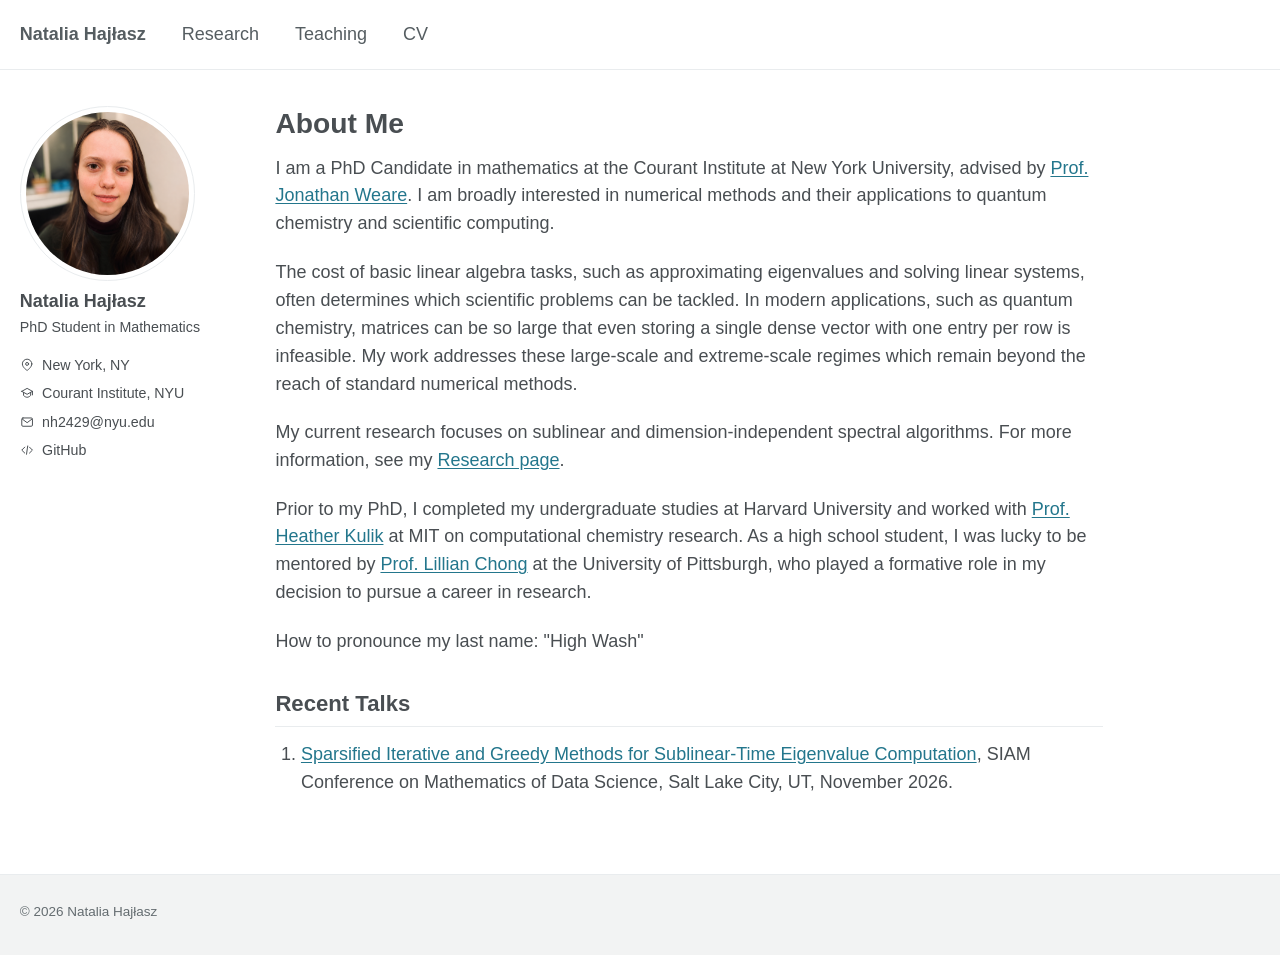
<file: index.html>
<!doctype html>
<html lang="en">
<head>
  <meta charset="utf-8">
  <meta name="viewport" content="width=device-width, initial-scale=1">
  <meta name="description" content="Natalia Hajłasz is a mathematics PhD student at NYU Courant working on numerical linear algebra and scientific computing.">
  <title>About Me | Natalia Hajłasz</title>
  <link rel="stylesheet" href="styles.css">
  <link rel="icon" href="profile.svg" type="image/svg+xml">
</head>
<body>
  <a class="skip-link" href="#content">Skip to content</a>
  <header class="masthead">
    <nav class="wrap" aria-label="Main navigation">
      <a href="index.html" class="site-name" aria-current="page">Natalia Hajłasz</a>
      <a href="research.html">Research</a>
      <a href="teaching.html">Teaching</a>
      <a href="cv.html">CV</a>
    </nav>
  </header>

  <div class="layout wrap">
    <aside class="profile" aria-label="Profile">
      <img class="profile-photo" src="profile.png" alt="Portrait of Natalia Hajłasz" width="175" height="175">
      <div>
        <p class="profile-name">Natalia Hajłasz</p>
        <p class="profile-role">PhD Student in Mathematics</p>
      </div>
      <details class="profile-details" open>
        <summary>Contact</summary>
        <ul class="profile-links">
          <li><svg viewBox="0 0 24 24" aria-hidden="true"><path d="M20 10c0 6-8 11-8 11s-8-5-8-11a8 8 0 1 1 16 0Z"/><circle cx="12" cy="10" r="2.5"/></svg><span>New York, NY</span></li>
          <li><svg viewBox="0 0 24 24" aria-hidden="true"><path d="m3 9 9-5 9 5-9 5-9-5Zm3 2v5c2 2 4 3 6 3s4-1 6-3v-5m3-2v6"/></svg><a href="https://cims.nyu.edu/">Courant Institute, NYU</a></li>
          <li><svg viewBox="0 0 24 24" aria-hidden="true"><rect x="3" y="5" width="18" height="14" rx="2"/><path d="m4 7 8 6 8-6"/></svg><a href="mailto:nh2429@nyu.edu">nh2429@nyu.edu</a></li>
          <li><svg viewBox="0 0 24 24" aria-hidden="true"><path d="m8 7-5 5 5 5m8-10 5 5-5 5m-3-12-2 14"/></svg><a href="https://github.com/hajlasz">GitHub</a></li>
        </ul>
      </details>
      <script>
        const desktop = window.matchMedia("(min-width: 900px)");
        const contact = document.querySelector(".profile-details");
        contact.open = desktop.matches;
        desktop.addEventListener("change", ({ matches }) => { contact.open = matches; });
      </script>
    </aside>

    <main class="content" id="content" tabindex="-1">
      <h1>About Me</h1>
      <p>I am a PhD Candidate in mathematics at the Courant Institute at New York University, advised by <a href="https://cims.nyu.edu/~weare/">Prof. Jonathan Weare</a>. I am broadly interested in numerical methods and their applications to quantum chemistry and scientific computing.</p>

      <p>The cost of basic linear algebra tasks, such as approximating eigenvalues and solving linear systems, often determines which scientific problems can be tackled. In modern applications, such as quantum chemistry, matrices can be so large that even storing a single dense vector with one entry per row is infeasible. My work addresses these large-scale and extreme-scale regimes which remain beyond the reach of standard numerical methods.</p>
      
      <p>My current research focuses on sublinear and dimension-independent spectral algorithms. For more information, see my <a href="research.html">Research page</a>.</p>

      <p>Prior to my PhD, I completed my undergraduate studies at Harvard University and worked with <a href="https://chemistry.mit.edu/profile/heather-j-kulik/">Prof. Heather Kulik</a> at MIT on computational chemistry research. As a high school student, I was lucky to be mentored by <a href="https://chonglab-pitt.github.io/">Prof. Lillian Chong</a> at the University of Pittsburgh, who played a formative role in my decision to pursue a career in research.</p>

      <p> How to pronounce my last name: "High Wash"</p>

      <h2>Recent Talks</h2>
      <ol>
        <li><a href="https://meetings.siam.org/sess/dsp_programsess.cfm?SESSIONCODE=89368">Sparsified Iterative and Greedy Methods for Sublinear-Time Eigenvalue Computation</a>, SIAM Conference on Mathematics of Data Science, Salt Lake City, UT, November 2026.</li>
      </ol>
    </main>
  </div>

  <footer class="footer">
    <div class="wrap"><p>© 2026 Natalia Hajłasz</p></div>
  </footer>
</body>
</html>
</file>
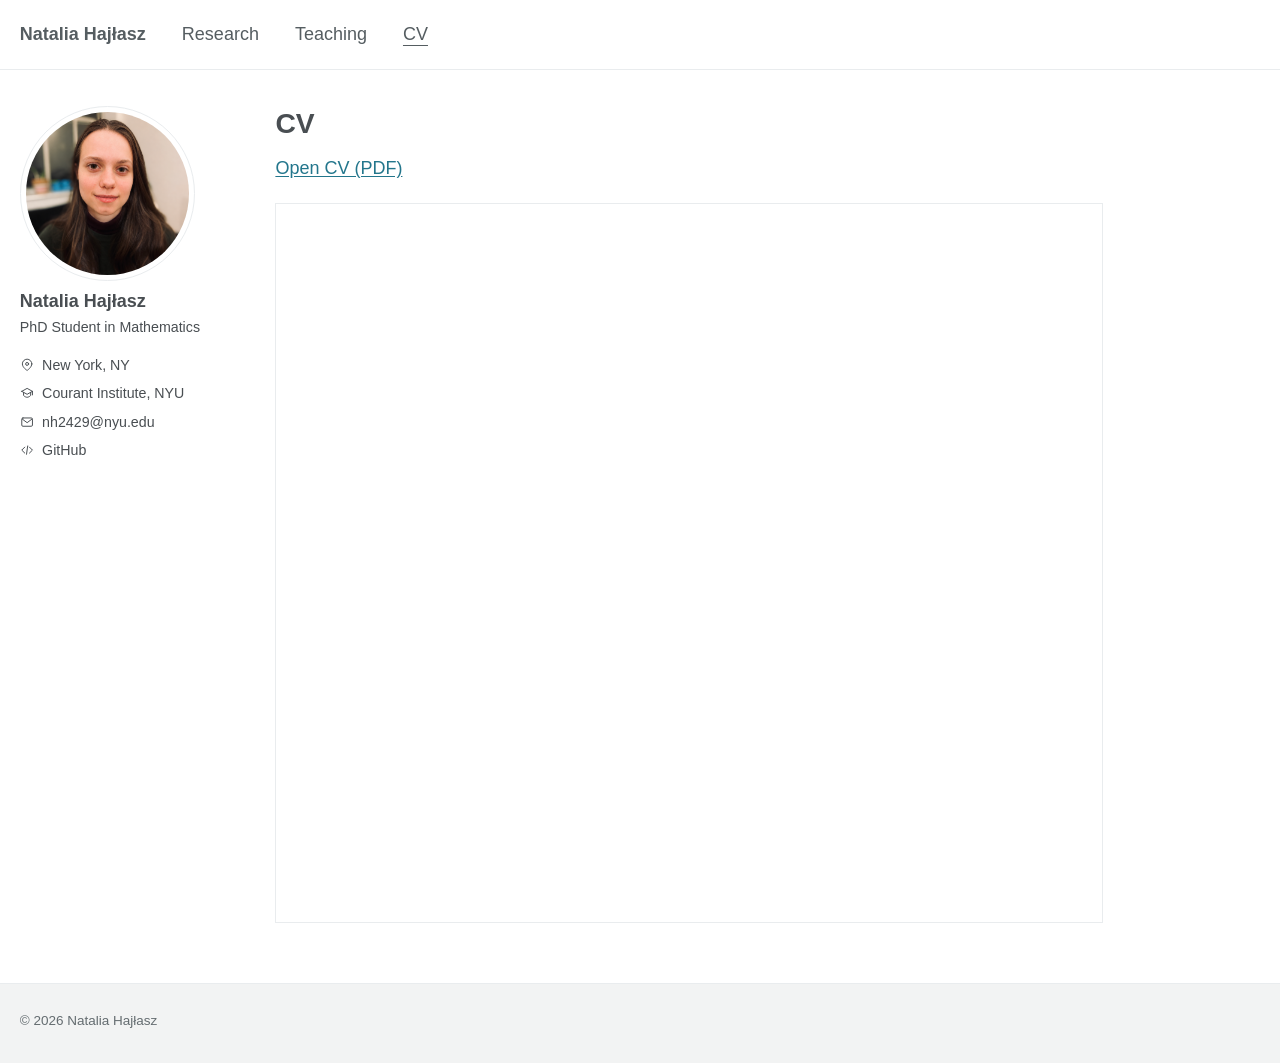
<file: cv.html>
<!doctype html>
<html lang="en">
<head>
  <meta charset="utf-8">
  <meta name="viewport" content="width=device-width, initial-scale=1">
  <meta name="description" content="Education, awards, research, and teaching highlights for Natalia Hajłasz.">
  <title>CV | Natalia Hajłasz</title>
  <link rel="stylesheet" href="styles.css">
  <link rel="icon" href="profile.svg" type="image/svg+xml">
</head>
<body>
  <a class="skip-link" href="#content">Skip to content</a>
  <header class="masthead">
    <nav class="wrap" aria-label="Main navigation">
      <a href="index.html" class="site-name">Natalia Hajłasz</a>
      <a href="research.html">Research</a>
      <a href="teaching.html">Teaching</a>
      <a href="cv.html" aria-current="page">CV</a>
    </nav>
  </header>

  <div class="layout wrap">
    <aside class="profile" aria-label="Profile">
      <img class="profile-photo" src="profile.png" alt="Portrait of Natalia Hajłasz" width="175" height="175">
      <div>
        <p class="profile-name">Natalia Hajłasz</p>
        <p class="profile-role">PhD Student in Mathematics</p>
      </div>
      <details class="profile-details" open>
        <summary>Contact</summary>
        <ul class="profile-links">
          <li><svg viewBox="0 0 24 24" aria-hidden="true"><path d="M20 10c0 6-8 11-8 11s-8-5-8-11a8 8 0 1 1 16 0Z"/><circle cx="12" cy="10" r="2.5"/></svg><span>New York, NY</span></li>
          <li><svg viewBox="0 0 24 24" aria-hidden="true"><path d="m3 9 9-5 9 5-9 5-9-5Zm3 2v5c2 2 4 3 6 3s4-1 6-3v-5m3-2v6"/></svg><a href="https://cims.nyu.edu/">Courant Institute, NYU</a></li>
          <li><svg viewBox="0 0 24 24" aria-hidden="true"><rect x="3" y="5" width="18" height="14" rx="2"/><path d="m4 7 8 6 8-6"/></svg><a href="mailto:nh2429@nyu.edu">nh2429@nyu.edu</a></li>
          <li><svg viewBox="0 0 24 24" aria-hidden="true"><path d="m8 7-5 5 5 5m8-10 5 5-5 5m-3-12-2 14"/></svg><a href="https://github.com/hajlasz">GitHub</a></li>
        </ul>
      </details>
      <script>
        const desktop = window.matchMedia("(min-width: 900px)");
        const contact = document.querySelector(".profile-details");
        contact.open = desktop.matches;
        desktop.addEventListener("change", ({ matches }) => { contact.open = matches; });
      </script>
    </aside>

    <main class="content" id="content" tabindex="-1">
      <h1>CV</h1>
      <p><a href="Natalia_Hajlasz_CV.pdf?v=5c7ca0ab">Open CV (PDF)</a></p>
      <iframe class="cv-pdf" src="Natalia_Hajlasz_CV.pdf?v=5c7ca0ab#view=FitH" title="Curriculum vitae of Natalia Hajlasz" style="display: block; width: 100%; height: clamp(28rem, 80vh, 65rem);"></iframe>
    </main>
  </div>

  <footer class="footer">
    <div class="wrap"><p>© 2026 Natalia Hajłasz</p></div>
  </footer>
</body>
</html>
</file>
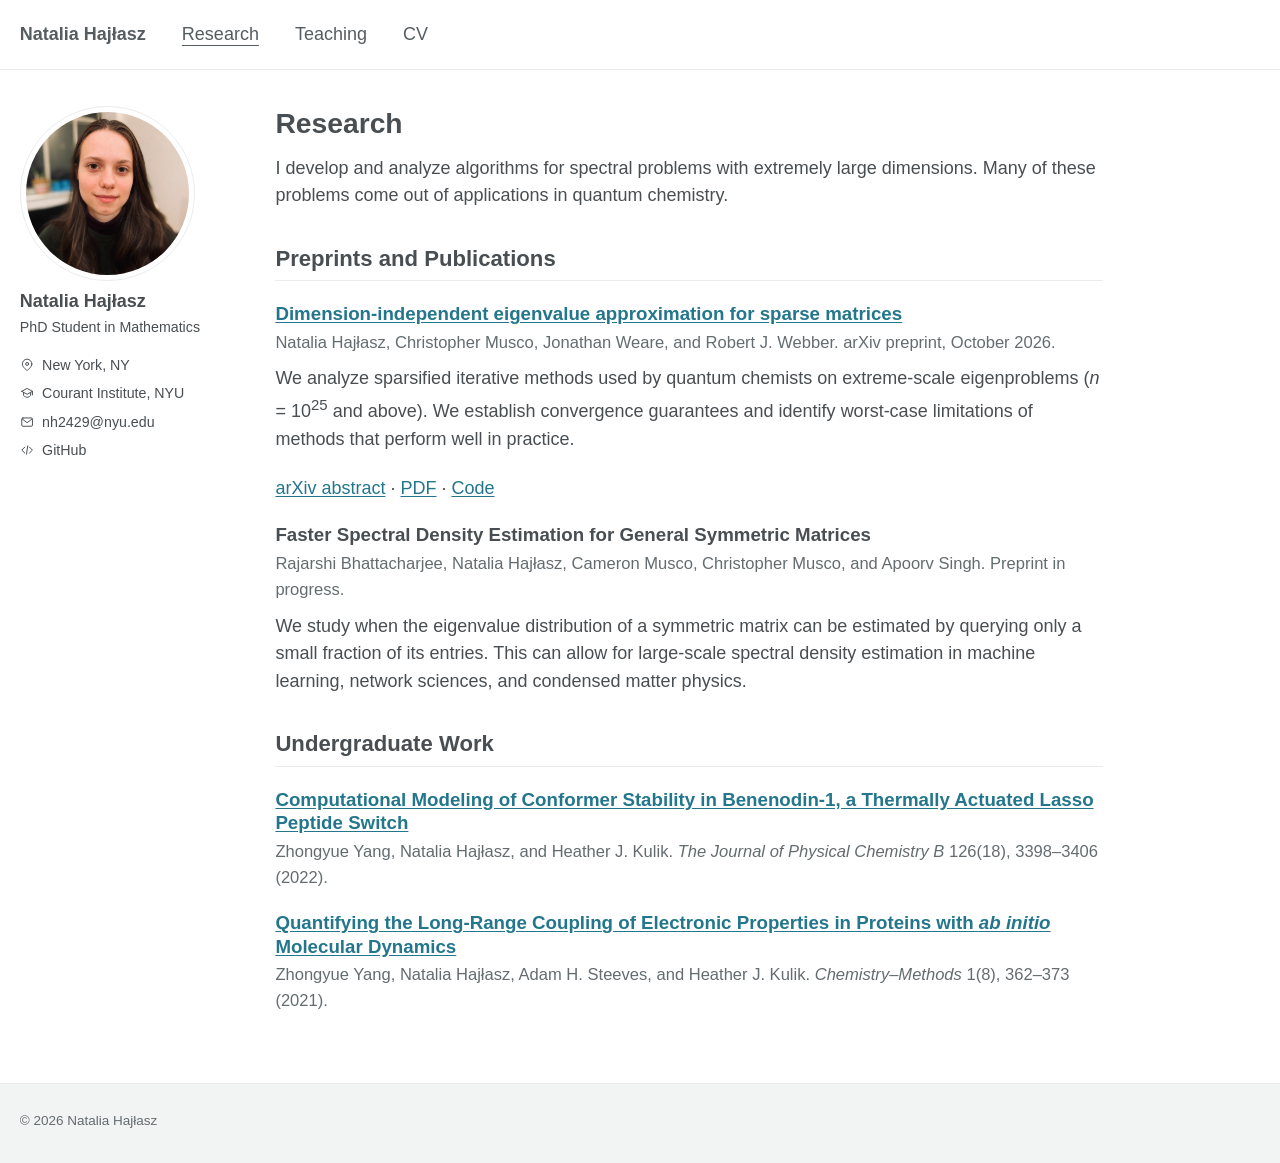
<file: research.html>
<!doctype html>
<html lang="en">
<head>
  <meta charset="utf-8">
  <meta name="viewport" content="width=device-width, initial-scale=1">
  <meta name="description" content="Research by Natalia Hajłasz on sparse eigenvalue methods, spectral density estimation, and large-scale numerical linear algebra.">
  <title>Research | Natalia Hajłasz</title>
  <link rel="stylesheet" href="styles.css">
  <link rel="icon" href="profile.svg" type="image/svg+xml">
</head>
<body>
  <a class="skip-link" href="#content">Skip to content</a>
  <header class="masthead">
    <nav class="wrap" aria-label="Main navigation">
      <a href="index.html" class="site-name">Natalia Hajłasz</a>
      <a href="research.html" aria-current="page">Research</a>
      <a href="teaching.html">Teaching</a>
      <a href="cv.html">CV</a>
    </nav>
  </header>

  <div class="layout wrap">
    <aside class="profile" aria-label="Profile">
      <img class="profile-photo" src="profile.png" alt="Portrait of Natalia Hajłasz" width="175" height="175">
      <div>
        <p class="profile-name">Natalia Hajłasz</p>
        <p class="profile-role">PhD Student in Mathematics</p>
      </div>
      <details class="profile-details" open>
        <summary>Contact</summary>
        <ul class="profile-links">
          <li><svg viewBox="0 0 24 24" aria-hidden="true"><path d="M20 10c0 6-8 11-8 11s-8-5-8-11a8 8 0 1 1 16 0Z"/><circle cx="12" cy="10" r="2.5"/></svg><span>New York, NY</span></li>
          <li><svg viewBox="0 0 24 24" aria-hidden="true"><path d="m3 9 9-5 9 5-9 5-9-5Zm3 2v5c2 2 4 3 6 3s4-1 6-3v-5m3-2v6"/></svg><a href="https://cims.nyu.edu/">Courant Institute, NYU</a></li>
          <li><svg viewBox="0 0 24 24" aria-hidden="true"><rect x="3" y="5" width="18" height="14" rx="2"/><path d="m4 7 8 6 8-6"/></svg><a href="mailto:nh2429@nyu.edu">nh2429@nyu.edu</a></li>
          <li><svg viewBox="0 0 24 24" aria-hidden="true"><path d="m8 7-5 5 5 5m8-10 5 5-5 5m-3-12-2 14"/></svg><a href="https://github.com/hajlasz">GitHub</a></li>
        </ul>
      </details>
      <script>
        const desktop = window.matchMedia("(min-width: 900px)");
        const contact = document.querySelector(".profile-details");
        contact.open = desktop.matches;
        desktop.addEventListener("change", ({ matches }) => { contact.open = matches; });
      </script>
    </aside>

    <main class="content" id="content" tabindex="-1">
      <h1>Research</h1>
      <p>I develop and analyze algorithms for spectral problems with extremely large dimensions. Many of these problems come out of applications in quantum chemistry.</p>

      <h2>Preprints and Publications</h2>
      <h3><a href="https://arxiv.org/abs/2610.14620">Dimension-independent eigenvalue approximation for sparse matrices</a></h3>
      <p class="citation">Natalia Hajłasz, Christopher Musco, Jonathan Weare, and Robert J. Webber. arXiv preprint, October 2026.</p>
      <p>We analyze sparsified iterative methods used by quantum chemists on extreme-scale eigenproblems (<i>n</i> = 10<sup>25</sup> and above). We establish convergence guarantees and identify worst-case limitations of methods that perform well in practice.</p>
      <p><a href="https://arxiv.org/abs/2610.14620">arXiv abstract</a> · <a href="https://arxiv.org/pdf/2610.14620">PDF</a> · <a href="https://github.com/hajlasz/greedysparse">Code</a></p>

      <h3>Faster Spectral Density Estimation for General Symmetric Matrices</h3>
      <p class="citation">Rajarshi Bhattacharjee, Natalia Hajłasz, Cameron Musco, Christopher Musco, and Apoorv Singh. Preprint in progress.</p>
      <p>We study when the eigenvalue distribution of a symmetric matrix can be estimated by querying only a small fraction of its entries. This can allow for large-scale spectral density estimation in machine learning, network sciences, and condensed matter physics.</p>

      <h2>Undergraduate Work</h2>
      <h3><a href="https://doi.org/10.1021/acs.jpcb.2c00762">Computational Modeling of Conformer Stability in Benenodin-1, a Thermally Actuated Lasso Peptide Switch</a></h3>
      <p class="citation">Zhongyue Yang, Natalia Hajłasz, and Heather J. Kulik. <cite>The Journal of Physical Chemistry B</cite> 126(18), 3398–3406 (2022).</p>

      <h3><a href="https://doi.org/10.1002/cmtd.202100012">Quantifying the Long-Range Coupling of Electronic Properties in Proteins with <i>ab initio</i> Molecular Dynamics</a></h3>
      <p class="citation">Zhongyue Yang, Natalia Hajłasz, Adam H. Steeves, and Heather J. Kulik. <cite>Chemistry–Methods</cite> 1(8), 362–373 (2021).</p>
    </main>
  </div>

  <footer class="footer">
    <div class="wrap"><p>© 2026 Natalia Hajłasz</p></div>
  </footer>
</body>
</html>
</file>
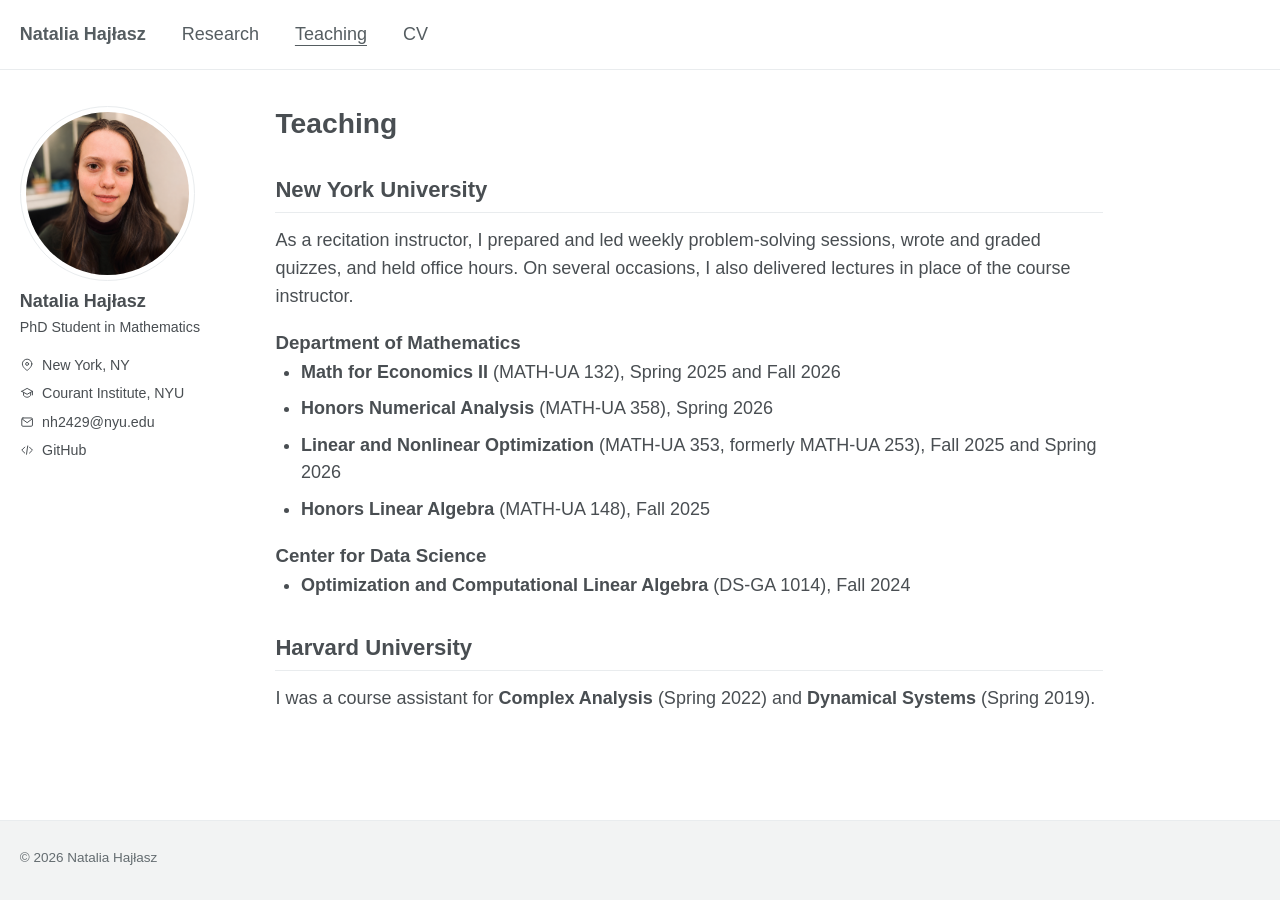
<file: teaching.html>
<!doctype html>
<html lang="en">
<head>
  <meta charset="utf-8">
  <meta name="viewport" content="width=device-width, initial-scale=1">
  <meta name="description" content="Selected teaching by Natalia Hajłasz at NYU and Harvard.">
  <title>Teaching | Natalia Hajłasz</title>
  <link rel="stylesheet" href="styles.css">
  <link rel="icon" href="profile.svg" type="image/svg+xml">
</head>
<body>
  <a class="skip-link" href="#content">Skip to content</a>
  <header class="masthead">
    <nav class="wrap" aria-label="Main navigation">
      <a href="index.html" class="site-name">Natalia Hajłasz</a>
      <a href="research.html">Research</a>
      <a href="teaching.html" aria-current="page">Teaching</a>
      <a href="cv.html">CV</a>
    </nav>
  </header>

  <div class="layout wrap">
    <aside class="profile" aria-label="Profile">
      <img class="profile-photo" src="profile.png" alt="Portrait of Natalia Hajłasz" width="175" height="175">
      <div>
        <p class="profile-name">Natalia Hajłasz</p>
        <p class="profile-role">PhD Student in Mathematics</p>
      </div>
      <details class="profile-details" open>
        <summary>Contact</summary>
        <ul class="profile-links">
          <li><svg viewBox="0 0 24 24" aria-hidden="true"><path d="M20 10c0 6-8 11-8 11s-8-5-8-11a8 8 0 1 1 16 0Z"/><circle cx="12" cy="10" r="2.5"/></svg><span>New York, NY</span></li>
          <li><svg viewBox="0 0 24 24" aria-hidden="true"><path d="m3 9 9-5 9 5-9 5-9-5Zm3 2v5c2 2 4 3 6 3s4-1 6-3v-5m3-2v6"/></svg><a href="https://cims.nyu.edu/">Courant Institute, NYU</a></li>
          <li><svg viewBox="0 0 24 24" aria-hidden="true"><rect x="3" y="5" width="18" height="14" rx="2"/><path d="m4 7 8 6 8-6"/></svg><a href="mailto:nh2429@nyu.edu">nh2429@nyu.edu</a></li>
          <li><svg viewBox="0 0 24 24" aria-hidden="true"><path d="m8 7-5 5 5 5m8-10 5 5-5 5m-3-12-2 14"/></svg><a href="https://github.com/hajlasz">GitHub</a></li>
        </ul>
      </details>
      <script>
        const desktop = window.matchMedia("(min-width: 900px)");
        const contact = document.querySelector(".profile-details");
        contact.open = desktop.matches;
        desktop.addEventListener("change", ({ matches }) => { contact.open = matches; });
      </script>
    </aside>

    <main class="content" id="content" tabindex="-1">
      <h1>Teaching</h1>
      <h2>New York University</h2>
      <p>As a recitation instructor, I prepared and led weekly problem-solving sessions, wrote and graded quizzes, and held office hours. On several occasions, I also delivered lectures in place of the course instructor.</p>

      <h3>Department of Mathematics</h3>
      <ul>
        <li><strong>Math for Economics II</strong> (MATH-UA 132), Spring 2025 and Fall 2026</li>
        <li><strong>Honors Numerical Analysis</strong> (MATH-UA 358), Spring 2026</li>
        <li><strong>Linear and Nonlinear Optimization</strong> (MATH-UA 353, formerly MATH-UA 253), Fall 2025 and Spring 2026</li>
        <li><strong>Honors Linear Algebra</strong> (MATH-UA 148), Fall 2025</li>
      </ul>

      <h3>Center for Data Science</h3>
      <ul>
        <li><strong>Optimization and Computational Linear Algebra</strong> (DS-GA 1014), Fall 2024</li>
      </ul>

      <h2>Harvard University</h2>
      <p>I was a course assistant for <strong>Complex Analysis</strong> (Spring 2022) and <strong>Dynamical Systems</strong> (Spring 2019).</p>
    </main>
  </div>

  <footer class="footer">
    <div class="wrap"><p>© 2026 Natalia Hajłasz</p></div>
  </footer>
</body>
</html>
</file>
<file: styles.css>
:root {
  color-scheme: light;
  font-family: -apple-system, BlinkMacSystemFont, "Segoe UI", Roboto, Helvetica, Arial, sans-serif;
  font-size: 18px;
  line-height: 1.55;
  color: #494e52;
  background: #fff;
  --muted: #646c70;
  --rule: #e9ecee;
  --link: #23768c;
}

*, *::before, *::after { box-sizing: border-box; }

body {
  margin: 0;
  min-height: 100vh;
  display: flex;
  flex-direction: column;
}

a { color: var(--link); text-underline-offset: 0.13em; }
a:hover { color: #154b5a; }
:focus-visible { outline: 2px solid var(--link); outline-offset: 4px; }

.wrap {
  width: min(100%, 1280px);
  margin-inline: auto;
  padding-inline: 1.1rem;
}

.skip-link {
  position: fixed;
  top: 0.5rem;
  left: 0.5rem;
  z-index: 2;
  padding: 0.45rem 0.8rem;
  background: white;
  transform: translateY(-160%);
}

.skip-link:focus { transform: none; }

.masthead { border-bottom: 1px solid var(--rule); }

.masthead nav {
  min-height: 3.85rem;
  display: flex;
  align-items: center;
  flex-wrap: wrap;
  column-gap: 2rem;
  row-gap: 0.3rem;
  padding-block: 0.9rem;
}

.masthead a {
  color: #555d61;
  text-decoration: none;
}

.masthead a:hover,
.masthead a[aria-current="page"]:not(.site-name) {
  text-decoration: underline;
  text-underline-offset: 0.3em;
}

.site-name { font-weight: 700; }

.layout {
  display: grid;
  grid-template-columns: 11rem minmax(0, 1fr);
  gap: clamp(2rem, 4.5vw, 4rem);
  align-items: start;
  flex: 1;
  padding-top: 2rem;
  padding-bottom: 3.3rem;
}

.profile { font-size: 0.79rem; }

.profile-photo {
  display: block;
  width: 175px;
  max-width: 100%;
  height: auto;
  aspect-ratio: 1;
  padding: 5px;
  border: 1px solid var(--rule);
  border-radius: 50%;
  object-fit: cover;
}

.profile-name {
  margin: 0.55rem 0 0.2rem;
  font-size: 1rem;
  line-height: 1.2;
  font-weight: 700;
}

.profile-role { margin: 0; }

.profile-details { margin-top: 0.85rem; }
.profile-details summary { display: none; }

.profile-links {
  display: grid;
  gap: 0.36rem;
  padding: 0;
  margin: 0;
  list-style: none;
}

.profile-links li {
  display: flex;
  align-items: baseline;
  gap: 0.45rem;
}

.profile-links a { color: inherit; text-decoration: none; }
.profile-links a:hover { text-decoration: underline; }

.profile-links svg {
  width: 1em;
  height: 1em;
  flex: none;
  align-self: center;
  fill: none;
  stroke: currentColor;
  stroke-width: 1.65;
  stroke-linecap: round;
  stroke-linejoin: round;
}

.content { max-width: 46rem; }
.content h1, .content h2, .content h3 { line-height: 1.25; }
.content h1 { font-size: 1.57rem; margin: 0 0 0.72rem; }
.content h2 {
  font-size: 1.23rem;
  margin: 1.9rem 0 0.8rem;
  padding-bottom: 0.45rem;
  border-bottom: 1px solid var(--rule);
}
.content h3 { font-size: 1.04rem; margin: 1.15rem 0 0.25rem; }
.content p { margin: 0 0 1.15rem; }
.content ol, .content ul { margin: 0 0 1rem; padding-left: 1.42rem; }
.content li { margin-bottom: 0.46rem; }
.content .citation { margin-bottom: 0.55rem; color: var(--muted); font-size: 0.92rem; }

.cv-pdf {
  display: block;
  width: 100%;
  height: clamp(28rem, 80vh, 65rem);
  border: 1px solid var(--rule);
}

.footer {
  background: #f2f3f3;
  color: var(--muted);
  border-top: 1px solid var(--rule);
  padding-block: 1.5rem 1.75rem;
  font-size: 0.75rem;
}

.footer p { margin: 0; }

@media (max-width: 899px) {
  .layout { display: block; padding-top: 1.35rem; }
  .profile {
    display: grid;
    grid-template-columns: auto minmax(0, 1fr) auto;
    align-items: center;
    gap: 0.65rem;
    margin-bottom: 1.55rem;
    padding-bottom: 1rem;
    border-bottom: 1px solid var(--rule);
  }
  .profile-photo { width: 48px; padding: 2px; }
  .profile-name { margin-top: 0; }
  .profile-details { margin-top: 0; position: relative; }
  .profile-details summary {
    display: list-item;
    cursor: pointer;
    padding: 0.3rem 0.55rem;
    border: 1px solid #d7dce0;
    border-radius: 0.2rem;
  }
  .profile-details .profile-links {
    position: absolute;
    top: calc(100% + 0.35rem);
    right: 0;
    width: max-content;
    max-width: calc(100vw - 2.2rem);
    padding: 0.6rem 0.75rem;
    background: white;
    border: 1px solid #d7dce0;
    border-radius: 0.2rem;
    box-shadow: 0 4px 14px #17262f14;
    z-index: 1;
  }
}

@media (max-width: 600px) {
  :root { font-size: 16px; }
  .masthead nav { column-gap: 1.15rem; }
  .masthead .site-name { flex-basis: 100%; }
}
</file>
